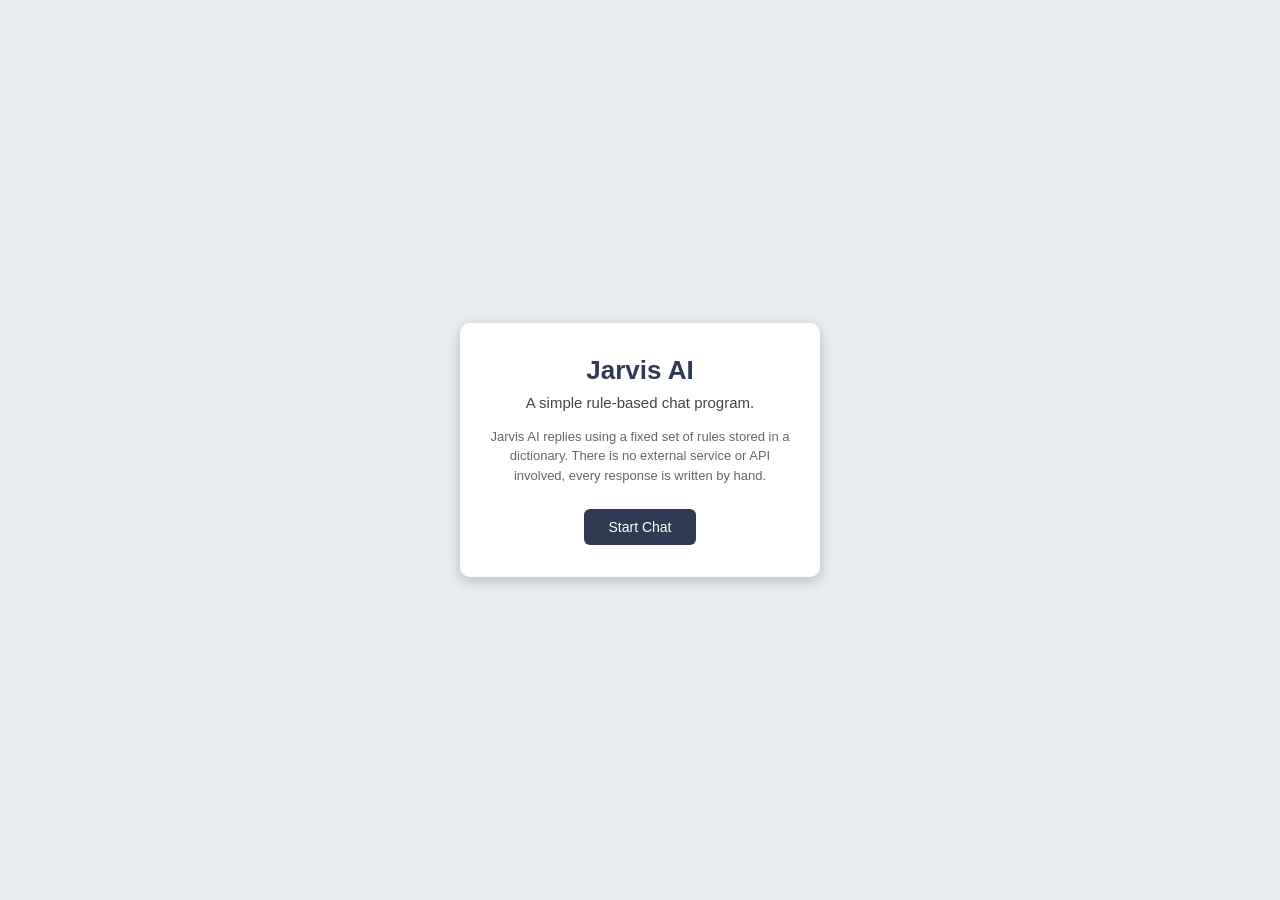
<file: Project 1/index.html>
<!DOCTYPE html>
<html lang="en">
<head>
<meta charset="UTF-8">
<meta name="viewport" content="width=device-width, initial-scale=1.0">
<title>Jarvis AI</title>
<link rel="stylesheet" href="style.css">
</head>
<body>

  <!-- LANDING PAGE -->
  <div class="landing" id="landing">
    <div class="landing-card">
      <h1 class="landing-title">Jarvis AI</h1>
      <p class="landing-subtitle">A simple rule-based chat program.</p>
      <p class="landing-text">
        Jarvis AI replies using a fixed set of rules stored in a dictionary.
        There is no external service or API involved, every response is
        written by hand.
      </p>
      <button id="startBtn" class="start-btn">Start Chat</button>
    </div>
  </div>

  <!-- CHAT WINDOW -->
  <div class="chat-box">
    <div class="chat-header">
      <span class="chat-title">Jarvis AI</span>
      <button id="exitBtn" class="exit-btn" title="Close chat">&times;</button>
    </div>

    <div class="chat-messages" id="chatMessages">
      <div class="message bot-message">
        Hello. I am Jarvis AI. Type "help" to see what I can respond to.
      </div>
    </div>

    <div class="chat-input-area">
      <input type="text" id="userInput" placeholder="Type a message..." autocomplete="off">
      <button id="sendBtn">Send</button>
    </div>
  </div>

<script src="script.js"></script>
</body>
</html>
</file>
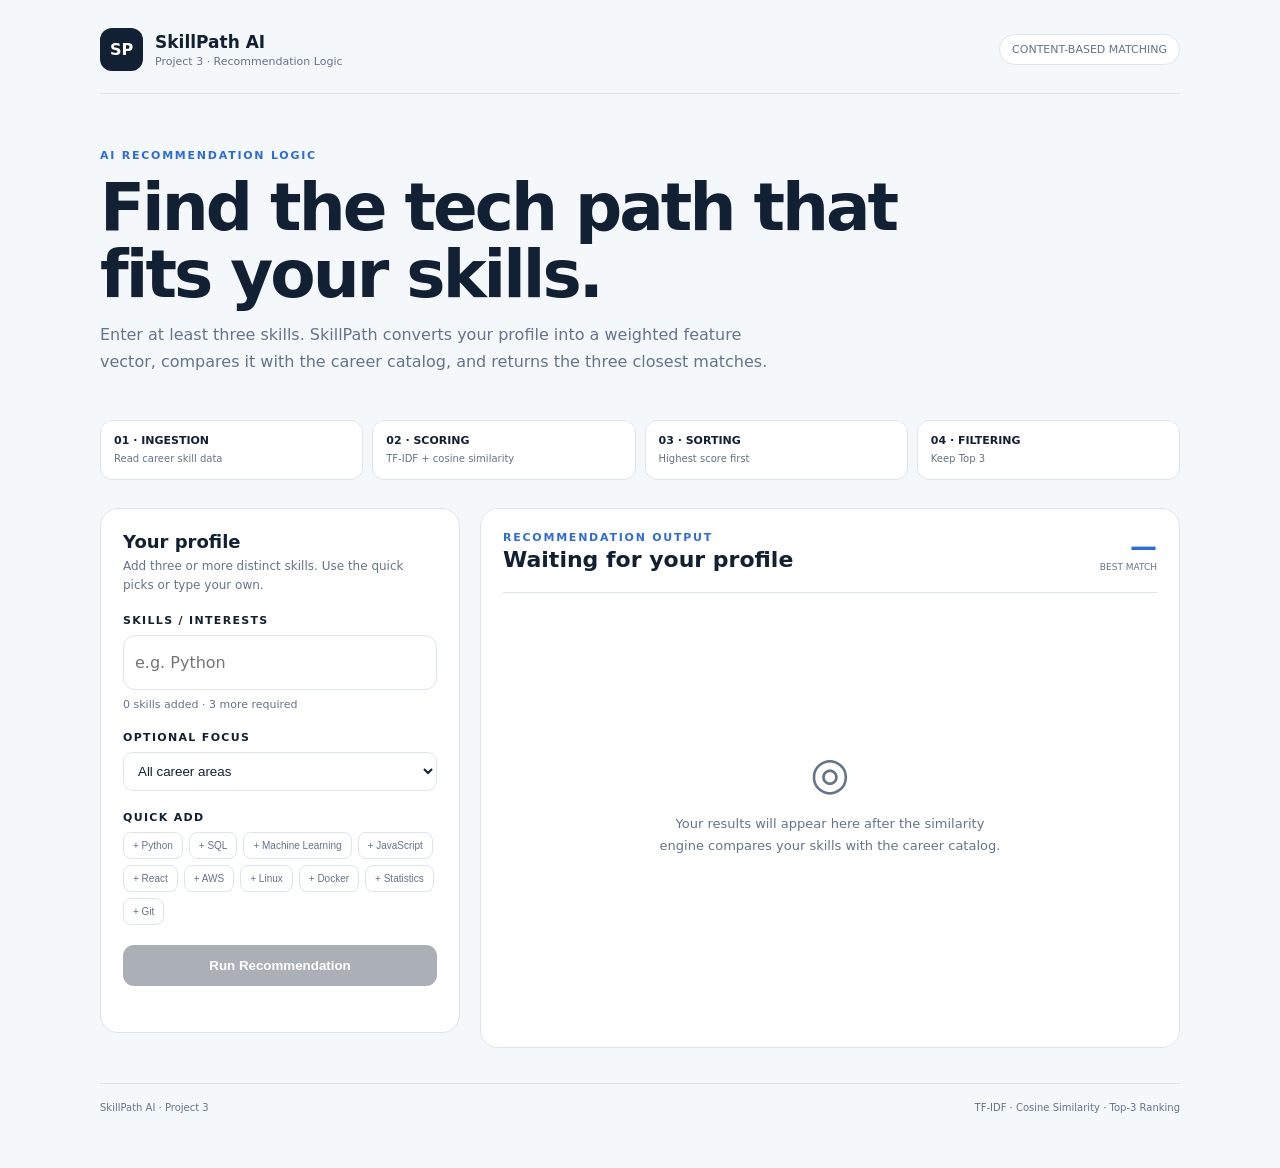
<file: Project 3/index.html>
<!doctype html>
<html lang="en">
<head>
<meta charset="utf-8">
<meta name="viewport" content="width=device-width,initial-scale=1">
<title>SkillPath AI | Tech Stack Recommender</title>
<style>
:root{--navy:#122033;--blue:#2d6cdf;--cyan:#15a7b7;--paper:#f5f8fb;--white:#fff;--line:#dce5ee;--muted:#64748b;--green:#16805b}
*{box-sizing:border-box}
body{margin:0;background:var(--paper);color:var(--navy);font-family:Inter,system-ui,-apple-system,Segoe UI,sans-serif}
.shell{max-width:1120px;margin:auto;padding:28px 20px 55px}
header{display:flex;justify-content:space-between;align-items:center;padding-bottom:22px;border-bottom:1px solid var(--line)}
.brand{display:flex;gap:12px;align-items:center}.mark{width:43px;height:43px;border-radius:12px;background:var(--navy);color:#fff;display:grid;place-items:center;font-weight:900}
.brand strong{font-size:17px}.brand span{display:block;color:var(--muted);font-size:11px;margin-top:3px}
.badge{padding:8px 12px;border:1px solid var(--line);border-radius:20px;background:#fff;font-size:11px;color:var(--muted)}
.hero{padding:55px 0 35px;max-width:800px}.eyebrow{font-size:11px;font-weight:900;letter-spacing:.16em;color:var(--blue);text-transform:uppercase}
h1{font-size:clamp(38px,6vw,66px);line-height:1.02;letter-spacing:-.045em;margin:12px 0}
.hero p{color:var(--muted);line-height:1.7;max-width:700px;margin:0}
.pipeline{display:grid;grid-template-columns:repeat(4,1fr);gap:9px;margin:10px 0 28px}
.step{background:#fff;border:1px solid var(--line);padding:13px;border-radius:12px}.step b{display:block;font-size:11px}.step small{color:var(--muted);font-size:10px}
.main{display:grid;grid-template-columns:360px 1fr;gap:20px;align-items:start}
.panel{background:#fff;border:1px solid var(--line);border-radius:18px;padding:22px}
.panel h2{font-size:18px;margin:0 0 5px}.sub{font-size:12px;color:var(--muted);line-height:1.55}
label{display:block;font-size:11px;font-weight:900;text-transform:uppercase;letter-spacing:.12em;margin:20px 0 8px}
.skillbox{border:1.5px solid var(--line);border-radius:12px;padding:9px;display:flex;gap:7px;flex-wrap:wrap;min-height:55px}
.skillbox:focus-within{border-color:var(--blue);box-shadow:0 0 0 4px #2d6cdf14}
input{border:0;outline:0;flex:1;min-width:130px;font:inherit;color:var(--navy)}
.chip{background:#eaf2ff;color:#245bb8;padding:7px 9px;border-radius:8px;font-size:11px;font-weight:800}.chip button{border:0;background:none;color:inherit;font-weight:900;cursor:pointer;margin-left:4px}
.notice{font-size:11px;color:var(--muted);margin-top:8px}.notice.ready{color:var(--green)}
.quick{display:flex;flex-wrap:wrap;gap:6px}.quick button{border:1px solid var(--line);background:#fff;border-radius:8px;padding:7px 9px;color:var(--muted);font-size:10px;cursor:pointer}.quick button:hover{border-color:var(--blue);color:var(--blue)}
.focus{width:100%;border:1px solid var(--line);border-radius:10px;padding:10px;background:#fff;color:var(--navy)}
.run{width:100%;border:0;border-radius:11px;background:var(--navy);color:#fff;padding:13px;margin-top:20px;font-weight:900;cursor:pointer}.run:disabled{opacity:.35;cursor:not-allowed}
.demo{margin-top:9px;text-align:center;color:var(--muted);font-size:10px;min-height:15px}
.output{min-height:540px}.outhead{display:flex;justify-content:space-between;gap:15px;border-bottom:1px solid var(--line);padding-bottom:17px}.outhead h2{margin:3px 0;font-size:22px}.count{text-align:right}.count b{font-size:27px;color:var(--blue)}.count small{display:block;color:var(--muted);font-size:9px;text-transform:uppercase}
.empty{min-height:430px;display:grid;place-items:center;text-align:center;color:var(--muted)}.empty .icon{font-size:45px;margin-bottom:12px}.empty p{max-width:350px;font-size:13px;line-height:1.65}
.results{display:grid;gap:11px;padding-top:17px}.result{border:1px solid var(--line);border-radius:14px;padding:15px}.result:first-child{border-color:#a9c5ff;background:#fbfdff}
.row{display:grid;grid-template-columns:32px 1fr auto;gap:10px;align-items:center}.rank{width:30px;height:30px;border-radius:9px;background:#edf2f7;display:grid;place-items:center;font-weight:900}.result:first-child .rank{background:var(--blue);color:#fff}
.role{font-size:15px;font-weight:900}.cat{font-size:10px;color:var(--muted);margin-top:3px}.score{font-weight:900;color:var(--blue);font-size:16px}
.track{height:6px;background:#edf1f5;border-radius:99px;overflow:hidden;margin:12px 0}.track i{display:block;height:100%;background:var(--blue);border-radius:99px}
.caption{font-size:10px;text-transform:uppercase;letter-spacing:.08em;color:var(--muted);font-weight:900;margin:9px 0 6px}.tags{display:flex;flex-wrap:wrap;gap:5px}.tag{font-size:10px;padding:5px 7px;border-radius:6px;background:#f0f3f7;color:#58677a}.tag.match{background:#e7f6ef;color:var(--green)}
footer{display:flex;justify-content:space-between;gap:15px;border-top:1px solid var(--line);margin-top:35px;padding-top:18px;color:var(--muted);font-size:10px}
@media(max-width:820px){.main{grid-template-columns:1fr}.input-panel{position:static}.pipeline{grid-template-columns:repeat(2,1fr)}}
@media(max-width:500px){.shell{padding:18px 13px}.badge{display:none}.pipeline{grid-template-columns:1fr 1fr}footer{display:block;line-height:1.8}}
</style>
</head>
<body>
<div class="shell">
<header>
  <div class="brand"><div class="mark">SP</div><div><strong>SkillPath AI</strong><span>Project 3 · Recommendation Logic</span></div></div>
  <div class="badge">CONTENT-BASED MATCHING</div>
</header>

<section class="hero">
  <div class="eyebrow">AI Recommendation Logic</div>
  <h1>Find the tech path that fits your skills.</h1>
  <p>Enter at least three skills. SkillPath converts your profile into a weighted feature vector, compares it with the career catalog, and returns the three closest matches.</p>
</section>

<div class="pipeline">
  <div class="step"><b>01 · INGESTION</b><small>Read career skill data</small></div>
  <div class="step"><b>02 · SCORING</b><small>TF-IDF + cosine similarity</small></div>
  <div class="step"><b>03 · SORTING</b><small>Highest score first</small></div>
  <div class="step"><b>04 · FILTERING</b><small>Keep Top 3</small></div>
</div>

<section class="main">
  <aside class="panel input-panel">
    <h2>Your profile</h2>
    <div class="sub">Add three or more distinct skills. Use the quick picks or type your own.</div>

    <label>Skills / interests</label>
    <div class="skillbox" id="skillbox"><input id="skillInput" placeholder="e.g. Python"></div>
    <div id="notice" class="notice">0 skills added · 3 more required</div>

    <label>Optional focus</label>
    <select id="focus" class="focus">
      <option value="">All career areas</option>
      <option>Data & Analytics</option>
      <option>AI & ML</option>
      <option>Software Engineering</option>
      <option>Cloud & Infrastructure</option>
      <option>Security</option>
    </select>

    <label>Quick add</label>
    <div class="quick" id="quick"></div>

    <button id="run" class="run" disabled>Run Recommendation</button>
    <div id="demo" class="demo"></div>
  </aside>

  <section class="panel output">
    <div class="outhead">
      <div><div class="eyebrow">Recommendation output</div><h2 id="headline">Waiting for your profile</h2></div>
      <div class="count"><b id="best">—</b><small>best match</small></div>
    </div>
    <div id="empty" class="empty"><div><div class="icon">◎</div><p>Your results will appear here after the similarity engine compares your skills with the career catalog.</p></div></div>
    <div id="results" class="results" style="display:none"></div>
  </section>
</section>

<footer><span>SkillPath AI · Project 3</span><span>TF-IDF · Cosine Similarity · Top-3 Ranking</span></footer>
</div>

<script>
const DATA=[
["Data Analyst","Data & Analytics","Python|SQL|Excel|Statistics|Pandas|Power BI|Data Visualization"],
["Data Scientist","Data & Analytics","Python|SQL|Machine Learning|Statistics|Pandas|NumPy|Data Visualization"],
["Data Engineer","Data & Analytics","Python|SQL|ETL|Apache Spark|Airflow|Data Pipelines|Cloud Computing"],
["Business Intelligence Developer","Data & Analytics","SQL|Power BI|Tableau|Excel|Data Visualization|Data Modeling|ETL"],
["Machine Learning Engineer","AI & ML","Python|Machine Learning|TensorFlow|PyTorch|Deep Learning|Statistics|MLOps"],
["AI Application Developer","AI & ML","Python|APIs|LLMs|Prompt Engineering|Vector Databases|FastAPI|Git"],
["Backend Developer","Software Engineering","Python|Java|SQL|REST APIs|Databases|Docker|Git"],
["Frontend Developer","Software Engineering","JavaScript|TypeScript|React|HTML|CSS|UI Design|Git"],
["Full Stack Developer","Software Engineering","JavaScript|TypeScript|React|Node.js|SQL|REST APIs|Git"],
["Mobile App Developer","Software Engineering","Kotlin|Java|Android|Swift|iOS|Mobile UI|APIs"],
["DevOps Engineer","Cloud & Infrastructure","Linux|Docker|Kubernetes|CI/CD|AWS|Terraform|Automation"],
["Cloud Engineer","Cloud & Infrastructure","AWS|Azure|Linux|Networking|Docker|Terraform|Cloud Security"],
["Site Reliability Engineer","Cloud & Infrastructure","Linux|Kubernetes|Monitoring|Python|CI/CD|Cloud Computing|Incident Response"],
["Cybersecurity Analyst","Security","Networking|Linux|Security|SIEM|Threat Analysis|Python|Incident Response"],
["Security Engineer","Security","Networking|Linux|Cloud Security|IAM|Python|Threat Modeling|Automation"]
];

const QUICK=["Python","SQL","Machine Learning","JavaScript","React","AWS","Linux","Docker","Statistics","Git"];
let selected=[];
const input=document.getElementById("skillInput"), box=document.getElementById("skillbox"), notice=document.getElementById("notice"), run=document.getElementById("run");
const results=document.getElementById("results"), empty=document.getElementById("empty"), headline=document.getElementById("headline"), best=document.getElementById("best");

function tokenize(text){return text.toLowerCase().replace(/[^a-z0-9+#.]+/g," ").trim().split(/\s+/).filter(Boolean)}
function addSkill(value){let s=value.trim();if(!s)return;if(!selected.some(x=>x.toLowerCase()===s.toLowerCase()))selected.push(s);input.value="";renderSkills()}
function renderSkills(){
 box.querySelectorAll(".chip").forEach(x=>x.remove());
 selected.forEach((s,i)=>{let chip=document.createElement("span");chip.className="chip";chip.textContent=s;let b=document.createElement("button");b.textContent="×";b.onclick=()=>{selected.splice(i,1);renderSkills()};chip.appendChild(b);box.insertBefore(chip,input)});
 let n=selected.length;
 notice.textContent=n<3?`${n} skill${n===1?"":"s"} added · ${3-n} more required`:`${n} skills ready · recommendation can run`;
 notice.classList.toggle("ready",n>=3);run.disabled=n<3;
}
QUICK.forEach(q=>{let b=document.createElement("button");b.textContent="+ "+q;b.onclick=()=>addSkill(q);document.getElementById("quick").appendChild(b)});
input.addEventListener("keydown",e=>{if(e.key==="Enter"||e.key===","){e.preventDefault();addSkill(input.value)}if(e.key==="Backspace"&&!input.value&&selected.length){selected.pop();renderSkills()}});
box.onclick=()=>input.focus();

function buildTfIdf(docs){
 const tokens=docs.map(tokenize), vocab=[...new Set(tokens.flat())], N=docs.length, df={};
 vocab.forEach(t=>df[t]=tokens.filter(d=>d.includes(t)).length);
 const idf=t=>Math.log((N+1)/(df[t]+1))+1;
 return function vector(text){
   const ts=tokenize(text), counts={};ts.forEach(t=>counts[t]=(counts[t]||0)+1);
   const total=ts.length||1;
   return vocab.map(t=>(counts[t]||0)/total*idf(t));
 };
}
function cosine(a,b){let dot=0,aa=0,bb=0;for(let i=0;i<a.length;i++){dot+=a[i]*b[i];aa+=a[i]*a[i];bb+=b[i]*b[i]}return aa&&bb?dot/(Math.sqrt(aa)*Math.sqrt(bb)):0}

const docs=DATA.map(r=>`${r[0]} ${r[1]} ${r[2].replaceAll("|"," ")}`);
const vector=buildTfIdf(docs), roleVectors=docs.map(vector);

function recommend(){
 const profile=vector(selected.join(" "));
 const chosenFocus=document.getElementById("focus").value;
 return DATA.map((r,i)=>{
   const roleSkills=r[2].split("|");
   const mine=selected.map(x=>x.toLowerCase());
   let score=cosine(profile,roleVectors[i]);
   if(chosenFocus && r[1]===chosenFocus) score=Math.min(1,score+0.035);
   const matched=roleSkills.filter(x=>mine.includes(x.toLowerCase()));
   const next=roleSkills.filter(x=>!mine.includes(x.toLowerCase())).slice(0,4);
   return {role:r[0],cat:r[1],score,matched,next};
 }).sort((a,b)=>b.score-a.score||a.role.localeCompare(b.role)).slice(0,3);
}

function show(items){
 empty.style.display="none";results.style.display="grid";results.innerHTML="";
 items.forEach((r,i)=>{
   const pct=Math.round(r.score*100);
   const card=document.createElement("article");card.className="result";
   card.innerHTML=`<div class="row"><div class="rank">${i+1}</div><div><div class="role">${r.role}</div><div class="cat">${r.cat}</div></div><div class="score">${pct}%</div></div>
   <div class="track"><i style="width:${pct}%"></i></div>
   <div class="caption">Matched skills</div>
   <div class="tags">${(r.matched.length?r.matched:["No exact overlap"]).map(x=>`<span class="tag ${r.matched.length?"match":""}">${x}</span>`).join("")}</div>
   <div class="caption">Skills to explore</div>
   <div class="tags">${r.next.map(x=>`<span class="tag">${x}</span>`).join("")}</div>`;
   results.appendChild(card);
 });
 headline.textContent=items[0]?`${items[0].role} is the strongest match`:"No recommendation";
 best.textContent=items[0]?Math.round(items[0].score*100)+"%":"—";
}
run.onclick=()=>{run.disabled=true;document.getElementById("demo").textContent="Ingestion → Scoring → Sorting → Filtering…";setTimeout(()=>{show(recommend());document.getElementById("demo").textContent="15 career items compared · Top 3 returned";run.disabled=false},500)};
renderSkills();
</script>
</body>
</html>
</file>
<file: Project 1/style.css>
* {
  box-sizing: border-box;
  margin: 0;
  padding: 0;
  font-family: Arial, Helvetica, sans-serif;
}

body {
  height: 100vh;
  display: flex;
  align-items: center;
  justify-content: center;
  background: #e9ecef;
}

/* Landing page */
.landing {
  width: 360px;
  display: flex;
  align-items: center;
  justify-content: center;
}

.landing.hidden {
  display: none;
}

.landing-card {
  width: 100%;
  background: #ffffff;
  border-radius: 10px;
  box-shadow: 0 4px 14px rgba(0, 0, 0, 0.2);
  padding: 32px 24px;
  text-align: center;
}

.landing-title {
  font-size: 26px;
  color: #2f3b52;
  margin-bottom: 8px;
}

.landing-subtitle {
  font-size: 15px;
  color: #444;
  margin-bottom: 16px;
}

.landing-text {
  font-size: 13px;
  color: #666;
  line-height: 1.5;
  margin-bottom: 24px;
}

.start-btn {
  padding: 10px 24px;
  background: #2f3b52;
  color: #ffffff;
  border: none;
  border-radius: 6px;
  cursor: pointer;
  font-size: 14px;
}

.start-btn:hover {
  background: #445069;
}

/* Chat window */
.chat-box {
  width: 360px;
  height: 520px;
  background: #ffffff;
  border-radius: 10px;
  box-shadow: 0 4px 14px rgba(0, 0, 0, 0.2);
  display: none;
  flex-direction: column;
  overflow: hidden;
}

.chat-box.visible {
  display: flex;
}

.chat-header {
  background: #2f3b52;
  color: #ffffff;
  padding: 14px 16px;
  display: flex;
  align-items: center;
  justify-content: space-between;
}

.chat-title {
  font-size: 16px;
  font-weight: bold;
}

.exit-btn {
  background: transparent;
  border: none;
  color: #ffffff;
  font-size: 22px;
  line-height: 1;
  cursor: pointer;
}

.exit-btn:hover {
  color: #ff6b6b;
}

.chat-messages {
  flex: 1;
  padding: 14px;
  overflow-y: auto;
  display: flex;
  flex-direction: column;
  gap: 10px;
  background: #f4f6f8;
}

.message {
  max-width: 80%;
  padding: 8px 12px;
  border-radius: 8px;
  font-size: 14px;
  line-height: 1.4;
  word-wrap: break-word;
}

.bot-message {
  align-self: flex-start;
  background: #e2e6ea;
  color: #222;
}

.user-message {
  align-self: flex-end;
  background: #2f3b52;
  color: #ffffff;
}

.chat-input-area {
  display: flex;
  border-top: 1px solid #ddd;
  padding: 10px;
  gap: 8px;
  background: #ffffff;
}

#userInput {
  flex: 1;
  padding: 8px 10px;
  border: 1px solid #ccc;
  border-radius: 6px;
  font-size: 14px;
  outline: none;
}

#userInput:focus {
  border-color: #2f3b52;
}

#sendBtn {
  padding: 8px 16px;
  background: #2f3b52;
  color: #ffffff;
  border: none;
  border-radius: 6px;
  cursor: pointer;
  font-size: 14px;
}

#sendBtn:hover {
  background: #445069;
}
</file>
